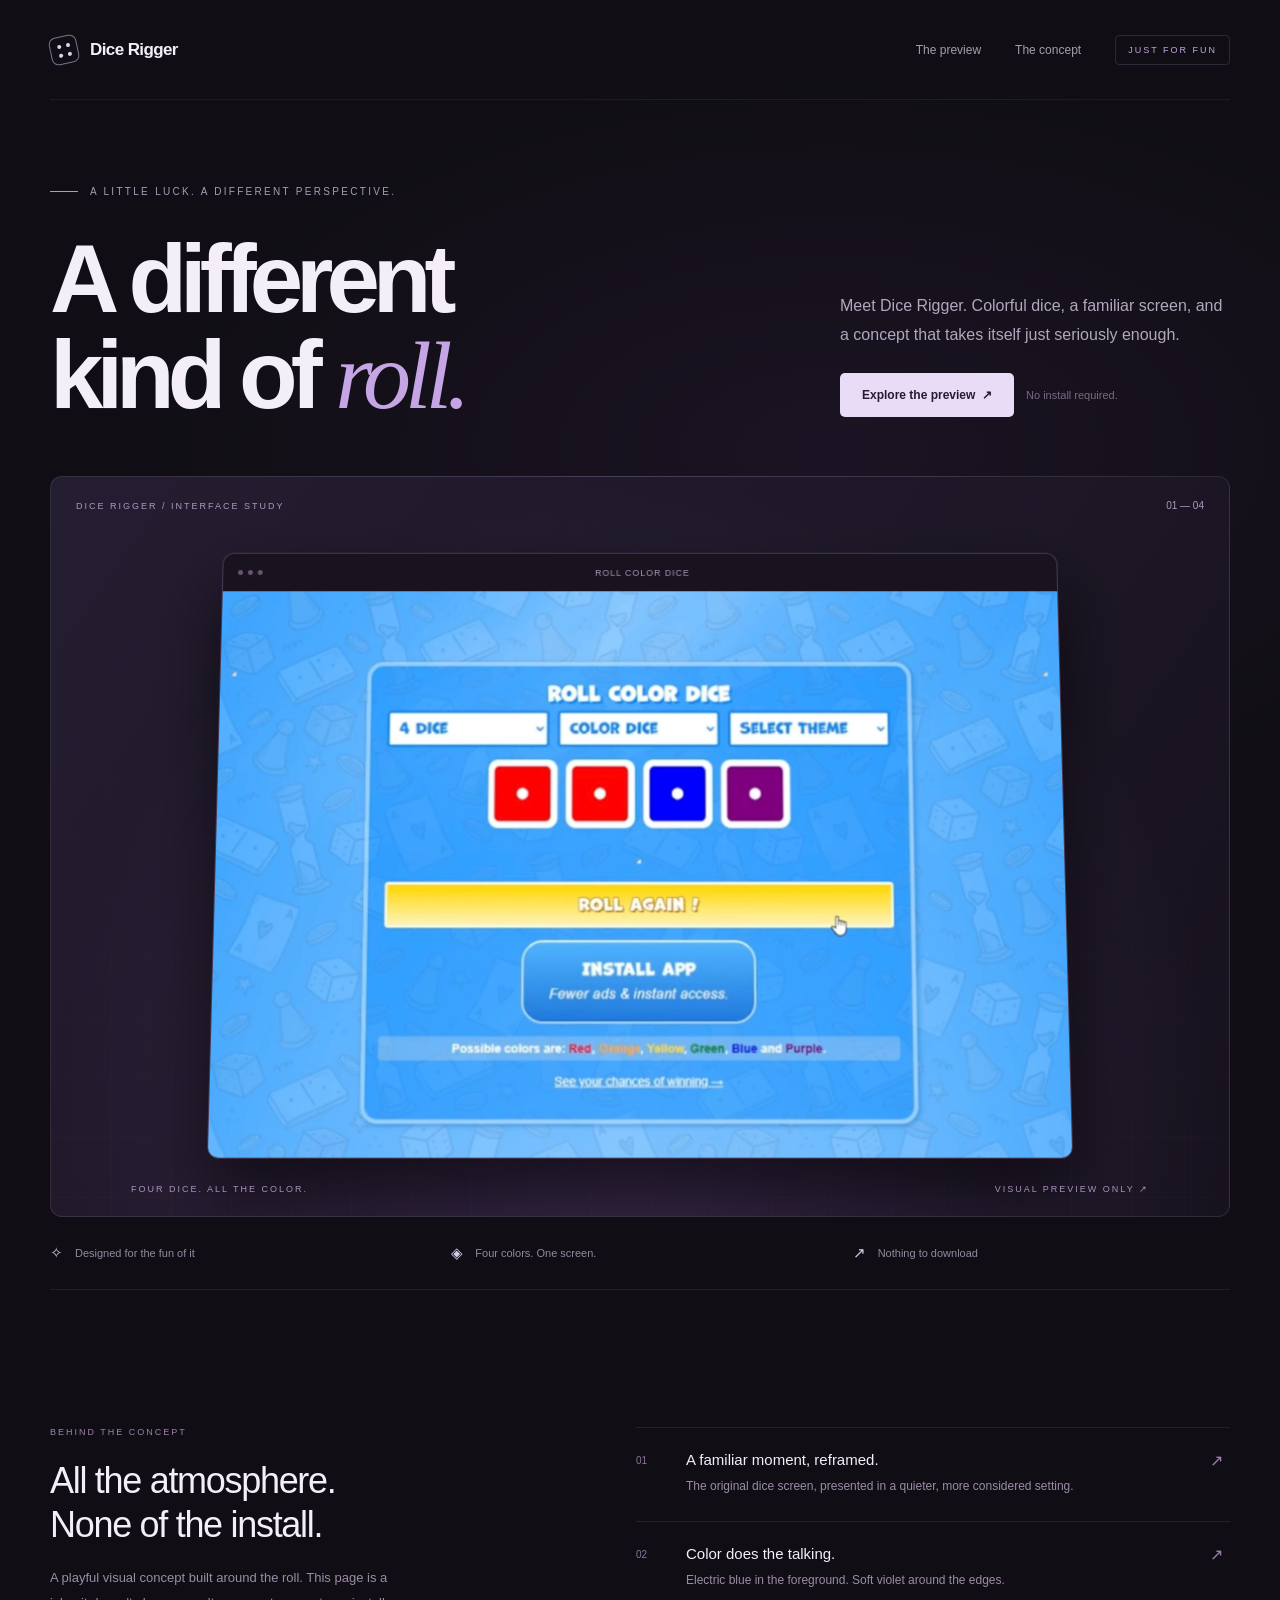
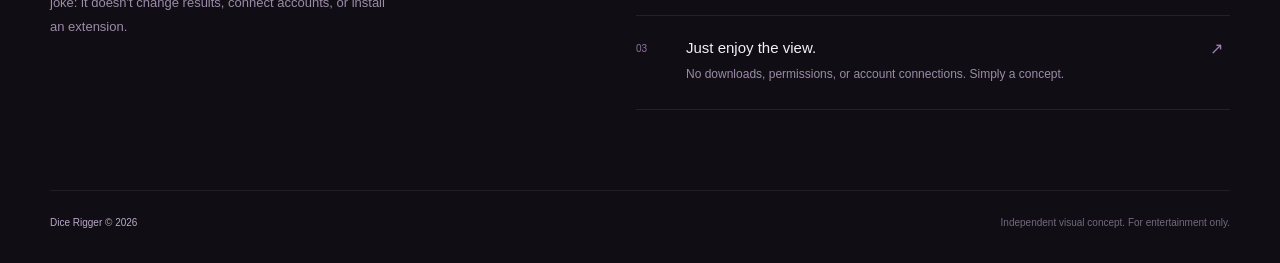
<file: index.html>
<!doctype html><html lang="en"><head><meta charset="utf-8"><meta name="viewport" content="width=device-width,initial-scale=1"><meta name="theme-color" content="#100e14"><title>Dice Rigger — A different kind of roll.</title><style>
*{box-sizing:border-box}html{scroll-behavior:smooth}body{margin:0;background:#100e14;color:#f3eef8;font-family:Inter,"Segoe UI",Arial,sans-serif;-webkit-font-smoothing:antialiased}body:before{content:"";position:absolute;inset:0 0 auto;height:900px;background:radial-gradient(ellipse at 65% 50%,#683c9320,transparent 60%);pointer-events:none}a{color:inherit;text-decoration:none}.shell{width:min(1360px,100% - 100px);margin:auto}nav{height:100px;display:flex;align-items:center;justify-content:space-between;border-bottom:1px solid #ffffff10;position:relative}.brand{display:flex;align-items:center;gap:12px;font-size:17px;font-weight:650;letter-spacing:-.6px}.brandmark{width:28px;height:28px;border:1px solid #d1bbeb90;border-radius:7px;display:grid;grid-template-columns:repeat(2,4px);gap:5px;place-content:center;rotate:-12deg}.brandmark i{width:4px;height:4px;border-radius:50%;background:#ded0f3}.navlinks{display:flex;gap:34px;font-size:12px;color:#a69dac;align-items:center}.label{font-size:9px;letter-spacing:2px;color:#c0a5dd;border:1px solid #b492d130;padding:9px 12px;border-radius:4px}
.hero{padding:86px 0 62px;position:relative}.eyebrow{display:flex;gap:12px;align-items:center;font-size:10px;letter-spacing:2.3px;color:#a99bb8;text-transform:uppercase}.eyebrow:before{content:"";height:1px;width:28px;background:#b394d4}.hero-grid{display:grid;grid-template-columns:1fr 1fr;gap:70px;align-items:end;margin:34px 0 52px}h1{font-size:clamp(64px,7.5vw,108px);font-weight:550;letter-spacing:-7px;line-height:1;margin:0}h1 em{font-family:Georgia,serif;font-weight:400;color:#c5a5e4;letter-spacing:-6px}.intro{max-width:390px;justify-self:end;padding-bottom:7px}.intro p{font-size:16px;line-height:1.8;color:#b2a7bd;margin:0 0 23px}.cta{display:flex;gap:12px;align-items:center;font-size:12px}.cta a{background:#e9dcf6;color:#281a35;padding:15px 22px;border-radius:5px;font-weight:600;transition:background .2s,transform .2s}.cta a:hover{background:white;transform:translateY(-2px)}.cta span{color:#776b83;font-size:11px}
.stage{border-radius:12px;border:1px solid #ffffff19;position:relative;padding:45px 80px 0;background:radial-gradient(ellipse at 50% 90%,#9062c23b,transparent 70%),linear-gradient(125deg,#251d31,#17121e);overflow:hidden}.stage:before{content:"";position:absolute;inset:0;background-image:linear-gradient(#ffffff04 1px,transparent 1px),linear-gradient(90deg,#ffffff04 1px,transparent 1px);background-size:60px 60px;mask-image:linear-gradient(transparent,#000)}.stage-label{position:absolute;top:24px;left:25px;font-size:9px;color:#ae98c3;letter-spacing:2px}.stage-corner{position:absolute;right:25px;top:23px;font-size:10px;color:#ae98c3}.window{max-width:850px;margin:24px auto -65px;background:#19131f;border:1px solid #c5a4e845;border-radius:12px;box-shadow:0 35px 70px #0009;transform:perspective(1400px) rotateX(5deg);position:relative;transition:transform .6s}.stage:hover .window{transform:perspective(1400px) rotateX(0deg) translateY(-6px)}.windowbar{height:39px;display:flex;align-items:center;padding:0 15px;gap:5px;color:#ab98bb;font-size:9px;letter-spacing:1px}.windowbar i{width:5px;height:5px;border-radius:50%;background:#695770}.windowbar span{margin:auto;padding-right:25px}.window img{width:100%;display:block;border-radius:0 0 10px 10px}.stage-foot{position:relative;display:flex;justify-content:space-between;padding:95px 0 22px;font-size:9px;letter-spacing:2px;color:#ab91be}
.ribbon{display:grid;grid-template-columns:repeat(3,1fr);border-bottom:1px solid #ffffff13;padding:27px 0;gap:24px}.ribbon div{font-size:11px;color:#95889f;display:flex;align-items:center;gap:12px}.ribbon b{color:#d8c7e7;font-weight:400;font-size:15px}.details{padding:75px 0 80px;display:grid;grid-template-columns:.9fr 1.1fr;gap:100px}.section-label{font-size:9px;letter-spacing:2px;color:#9b83ad;margin-bottom:22px}h2{font-size:36px;font-weight:450;letter-spacing:-1.3px;line-height:1.2;margin:0 0 20px}.details p{font-size:13px;line-height:1.9;color:#9c8ba8;max-width:340px}.detail-list{border-top:1px solid #ffffff15}.detail-row{padding:23px 0;border-bottom:1px solid #ffffff15;display:grid;grid-template-columns:35px 1fr 20px;gap:15px}.number{font-size:10px;color:#8d749e;padding-top:4px}.detail-row h3{margin:0 0 7px;font-size:15px;font-weight:500}.detail-row p{margin:0;max-width:none;font-size:12px}.arrow{color:#9e80b6;font-size:16px}footer{display:flex;justify-content:space-between;border-top:1px solid #ffffff13;padding:26px 0 35px;color:#75677f;font-size:10px}.footbrand{color:#bba8c9}::selection{background:#a77bcc55}
@media(min-width:1600px){.hero{padding-top:110px}}@media(max-width:900px){.shell{width:calc(100% - 48px)}.hero-grid{gap:35px}h1{font-size:72px;letter-spacing:-5px}.stage{padding:50px 30px 0}.details{gap:40px}.intro p{font-size:14px}}@media(max-width:620px){nav{height:80px}.navlinks>a{display:none}.hero{padding-top:50px}.hero-grid{grid-template-columns:1fr;gap:26px;margin:25px 0 35px}h1{font-size:68px}.intro{justify-self:start;max-width:330px}.stage{padding:45px 12px 0}.window{margin-top:15px;margin-bottom:-30px}.stage-foot{padding-top:54px;font-size:7px}.ribbon{gap:12px}.ribbon div{font-size:9px;gap:6px}.details{grid-template-columns:1fr;gap:30px;padding:50px 0}.shell{width:calc(100% - 36px)}footer{gap:20px;line-height:1.7}.windowbar{height:28px}}@media(prefers-reduced-motion:reduce){*{scroll-behavior:auto!important;transition:none!important}.window{transform:none}}
</style></head><body><div class="shell">
<nav><a href="#" class="brand"><span class="brandmark" aria-hidden="true"><i></i><i></i><i></i><i></i></span>Dice Rigger</a><div class="navlinks"><a href="#preview">The preview</a><a href="#concept">The concept</a><span class="label">JUST FOR FUN</span></div></nav>
<main><section class="hero"><div class="eyebrow">A little luck. A different perspective.</div><div class="hero-grid"><h1>A different<br>kind of <em>roll.</em></h1><div class="intro"><p>Meet Dice Rigger. Colorful dice, a familiar screen, and a concept that takes itself just seriously enough.</p><div class="cta"><a href="#preview">Explore the preview &nbsp;↗</a><span>No install required.</span></div></div></div>
<div class="stage" id="preview"><span class="stage-label">DICE RIGGER / INTERFACE STUDY</span><span class="stage-corner">01 — 04</span><div class="window"><div class="windowbar"><i></i><i></i><i></i><span>ROLL COLOR DICE</span></div><img src="[data-uri]" alt="Color dice screen with two red dice, one blue die and one purple die" fetchpriority="high"></div><div class="stage-foot"><span>FOUR DICE. ALL THE COLOR.</span><span>VISUAL PREVIEW ONLY ↗</span></div></div>
<div class="ribbon"><div><b>✧</b> Designed for the fun of it</div><div><b>◈</b> Four colors. One screen.</div><div><b>↗</b> Nothing to download</div></div></section>
<section class="details" id="concept"><div><div class="section-label">BEHIND THE CONCEPT</div><h2>All the atmosphere.<br>None of the install.</h2><p>A playful visual concept built around the roll. This page is a joke: it doesn't change results, connect accounts, or install an extension.</p></div><div class="detail-list"><div class="detail-row"><span class="number">01</span><div><h3>A familiar moment, reframed.</h3><p>The original dice screen, presented in a quieter, more considered setting.</p></div><span class="arrow">↗</span></div><div class="detail-row"><span class="number">02</span><div><h3>Color does the talking.</h3><p>Electric blue in the foreground. Soft violet around the edges.</p></div><span class="arrow">↗</span></div><div class="detail-row"><span class="number">03</span><div><h3>Just enjoy the view.</h3><p>No downloads, permissions, or account connections. Simply a concept.</p></div><span class="arrow">↗</span></div></div></section></main><footer><span class="footbrand">Dice Rigger © 2026</span><span>Independent visual concept. For entertainment only.</span></footer></div></body></html>
</file>
